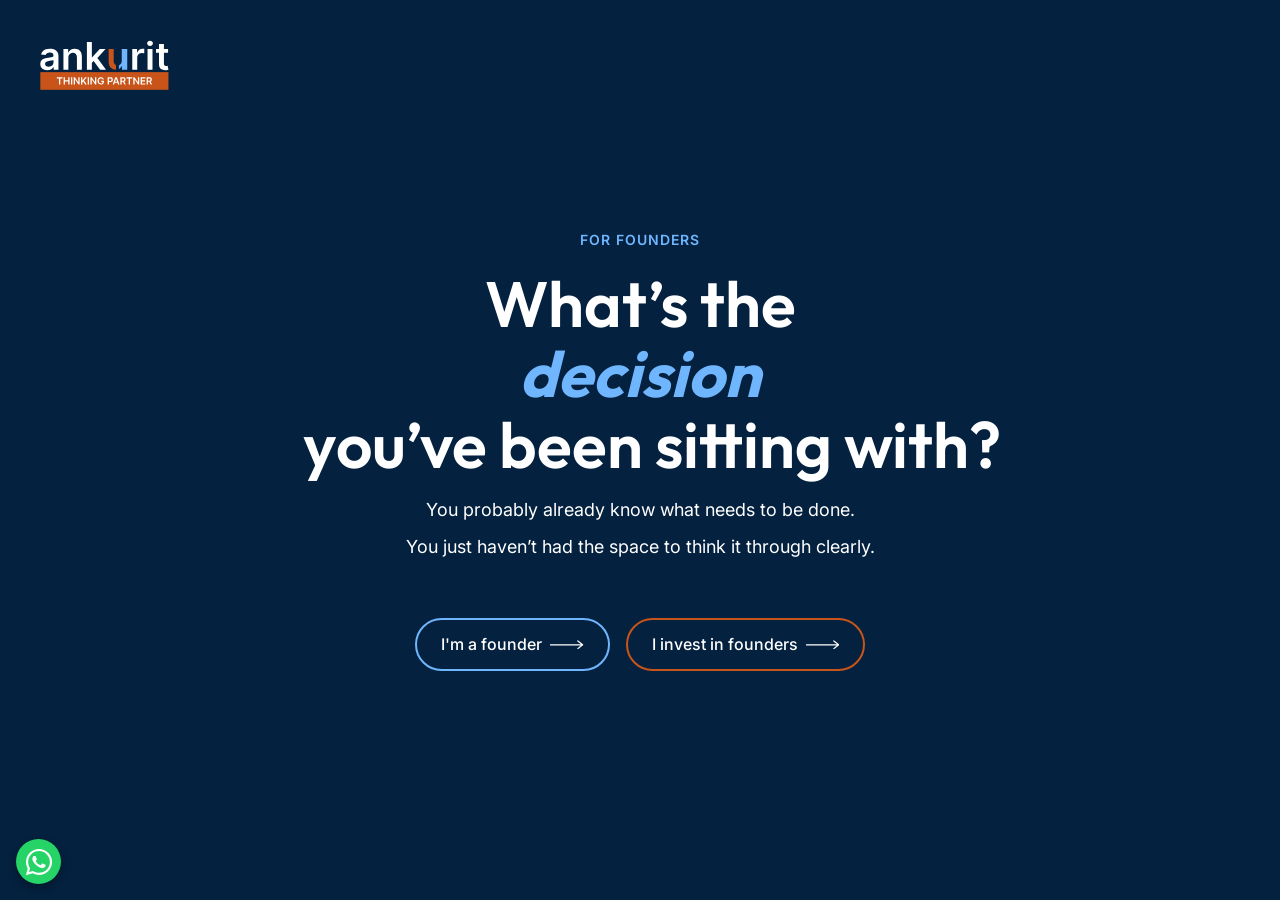
<file: index.html>
<!DOCTYPE html>
<html lang="en">

<head>
    <meta charset="UTF-8">
    <meta name="viewport" content="width=device-width, initial-scale=1.0">
    
    <!-- Primary Meta Tags -->
    <title>Ankur | Thinking Partner for Founders & Investors</title>
    <meta name="title" content="Ankur | Thinking Partner for Founders & Investors">
    <meta name="description" content="Ankur is a Thinking Partner for high-growth founders and a trusted advisor for investors. Gain clarity, objective counsel, and operational leadership.">
    <meta name="keywords" content="Thinking Partner, Founder Coach, Executive Coaching, Investor Due Diligence, Startup Advisor, Portfolio Intervention, Ankur">
    <meta name="author" content="Ankur">
    <link rel="canonical" href="https://ankurit.in/">

    <!-- Open Graph / Facebook -->
    <meta property="og:type" content="website">
    <meta property="og:url" content="https://ankurit.in/">
    <meta property="og:title" content="Ankur | Thinking Partner for Founders & Investors">
    <meta property="og:description" content="Ankur is a Thinking Partner for high-growth founders and a trusted advisor for investors. Gain clarity, objective counsel, and operational leadership.">
    <meta property="og:image" content="https://images.unsplash.com/photo-1522202176988-66273c2fd55f?q=80&w=1200&auto=format&fit=crop">

    <!-- Twitter -->
    <meta property="twitter:card" content="summary_large_image">
    <meta property="twitter:url" content="https://ankurit.in/">
    <meta property="twitter:title" content="Ankur | Thinking Partner for Founders & Investors">
    <meta property="twitter:description" content="Ankur is a Thinking Partner for high-growth founders and a trusted advisor for investors. Gain clarity, objective counsel, and operational leadership.">
    <meta property="twitter:image" content="https://images.unsplash.com/photo-1522202176988-66273c2fd55f?q=80&w=1200&auto=format&fit=crop">

    <!-- Schema.org Markup -->
    <script type="application/ld+json">
    {
      "@context": "https://schema.org",
      "@type": "Person",
      "name": "Ankur",
      "jobTitle": "Thinking Partner & Advisor",
      "url": "https://ankurit.in/"
    }
    </script>

    <!-- Favicons -->
    <link rel="apple-touch-icon" sizes="180x180" href="assets/images/logo/favicon/apple-touch-icon.png">
    <link rel="icon" type="image/png" sizes="32x32" href="assets/images/logo/favicon/favicon-32x32.png">
    <link rel="icon" type="image/png" sizes="16x16" href="assets/images/logo/favicon/favicon-16x16.png">
    <link rel="manifest" href="assets/images/logo/favicon/site.webmanifest">

    <!-- Google Fonts -->
    <link rel="preconnect" href="https://fonts.googleapis.com">
    <link rel="preconnect" href="https://fonts.gstatic.com" crossorigin>
    <link
        href="https://fonts.googleapis.com/css2?family=Outfit:wght@300;400;500;600;700&family=Inter:wght@300;400;500;600&family=Caveat:wght@400;600;700&display=swap"
        rel="stylesheet">

    <!-- CSS Styles -->
    <link rel="stylesheet" href="assets/css/variables.css">
    <link rel="stylesheet" href="assets/css/style.css">
</head>

<body class="initial-load" data-sheet-gid="963376062">
    <!-- Hero Section -->
    <main>
        <section id="hero" class="hero-section">
            <!-- Top Corner Logos (Both sides) -->
            <div class="top-corner-logo left">
                <a href="./"><img src="assets/images/logo/logo-white.svg" alt="Ankurit Logo"></a>
            </div>

            <div class="hero-layout" id="heroCarousel">
                <!-- Center Aligned Text Crossfade Container -->
                <div class="hero-text-col">

                    <!-- Slide Container -->
                    <div class="slides-wrapper">
                        <!-- Slide 1 -->
                        <div class="text-slide slide-founders active">
                            <span id="founder_slide_subheading" class="sub-heading">For Founders</span>
                            <h1 id="founder_slide_heading">What’s the<br><span class="keyword">decision</span><br>&nbsp; you’ve been sitting with?</h1>
                            <div id="founder_slide_paragraphs" class="text-lines">
                                <p>You probably already know what needs to be done.</p>
                                <p>You just haven’t had the space to think it through clearly.</p>
                            </div>
                        </div>

                        <!-- Slide 2 -->
                        <div class="text-slide slide-investors">
                            <span id="investor_slide_subheading" class="sub-heading">For Investors</span>
                            <h1 id="investor_slide_heading">The biggest<br><span class="keyword">portfolio risks</span><br>&nbsp; rarely show up on a dashboard.</h1>
                            <div id="investor_slide_paragraphs" class="text-lines">
                                <p>Critical founder decisions are often made alone,</p>
                                <p>long before they reach the boardroom.</p>
                            </div>
                        </div>
                    </div>
                    
                    <!-- Fixed CTAs -->
                    <div class="cta-group" style="margin-top: 1rem;">
                        <a href="./founder/" id="cta_1_link" class="btn-primary btn-founder">
                            <span id="cta_1_label">I'm a founder</span>
                            <svg xmlns="http://www.w3.org/2000/svg" viewBox="0 0 70 20" class="icon-right">
                                <path d="M0 10 L68 10 M58 2 L68 10 L58 18" stroke="currentColor" stroke-width="2.5" fill="none" stroke-linecap="round" stroke-linejoin="round"/>
                            </svg>
                        </a>
                        <a href="./investor/" id="cta_2_link" class="btn-primary btn-investor">
                            <span id="cta_2_label">I invest in founders</span>
                            <svg xmlns="http://www.w3.org/2000/svg" viewBox="0 0 70 20" class="icon-right">
                                <path d="M0 10 L68 10 M58 2 L68 10 L58 18" stroke="currentColor" stroke-width="2.5" fill="none" stroke-linecap="round" stroke-linejoin="round"/>
                            </svg>
                        </a>
                    </div>
                </div>
            </div>
        </section>
    </main>

    <!-- WhatsApp FAB -->
    <a href="https://wa.me/+916361744860?text=Hi%20Ankur,%20I'd%20love%20to%20discuss%20a%20decision%20with%20you." class="fab-whatsapp" target="_blank" rel="noopener noreferrer" aria-label="Chat on WhatsApp">
        <svg xmlns="http://www.w3.org/2000/svg" viewBox="0 0 448 512">
            <!--!Font Awesome Free 6.5.2 by @fontawesome - https://fontawesome.com License - https://fontawesome.com/license/free Copyright 2024 Fonticons, Inc.-->
            <path d="M380.9 97.1C339 55.1 283.2 32 223.9 32c-122.4 0-222 99.6-222 222 0 39.1 10.2 77.3 29.6 111L0 480l117.7-30.9c32.4 17.7 68.9 27 106.1 27h.1c122.3 0 224.1-99.6 224.1-222 0-59.3-25.2-115-67.1-157zm-157 341.6c-33.2 0-65.7-8.9-94-25.7l-6.7-4-69.8 18.3L72 359.2l-4.4-7c-18.5-29.4-28.2-63.3-28.2-98.2 0-101.7 82.8-184.5 184.6-184.5 49.3 0 95.6 19.2 130.4 54.1 34.8 34.9 56.2 81.2 56.1 130.5 0 101.8-84.9 184.6-186.6 184.6zm101.2-138.2c-5.5-2.8-32.8-16.2-37.9-18-5.1-1.9-8.8-2.8-12.5 2.8-3.7 5.6-14.3 18-17.6 21.8-3.2 3.7-6.5 4.2-12 1.4-32.6-16.3-54-29.1-75.5-66-5.7-9.8 5.7-9.1 16.3-30.3 1.8-3.7 .9-6.9-.5-9.7-1.4-2.8-12.5-30.1-17.1-41.2-4.5-10.8-9.1-9.3-12.5-9.5-3.2-.2-6.9-.2-10.6-.2-3.7 0-9.7 1.4-14.8 6.9-5.1 5.6-19.4 19-19.4 46.3 0 27.3 19.9 53.7 22.6 57.4 2.8 3.7 39.1 59.7 94.8 83.8 35.2 15.2 49 16.5 66.6 13.9 10.7-1.6 32.8-13.4 37.4-26.4 4.6-13 4.6-24.1 3.2-26.4-1.3-2.5-5-3.9-10.5-6.6z"/>
        </svg>
    </a>

    <!-- JavaScript Files -->
    <script src="assets/js/google-sheets.js"></script>
    <script src="assets/js/main.js"></script>
    <script src="assets/js/dynamic-content.js"></script>
</body>
</html>
</file>
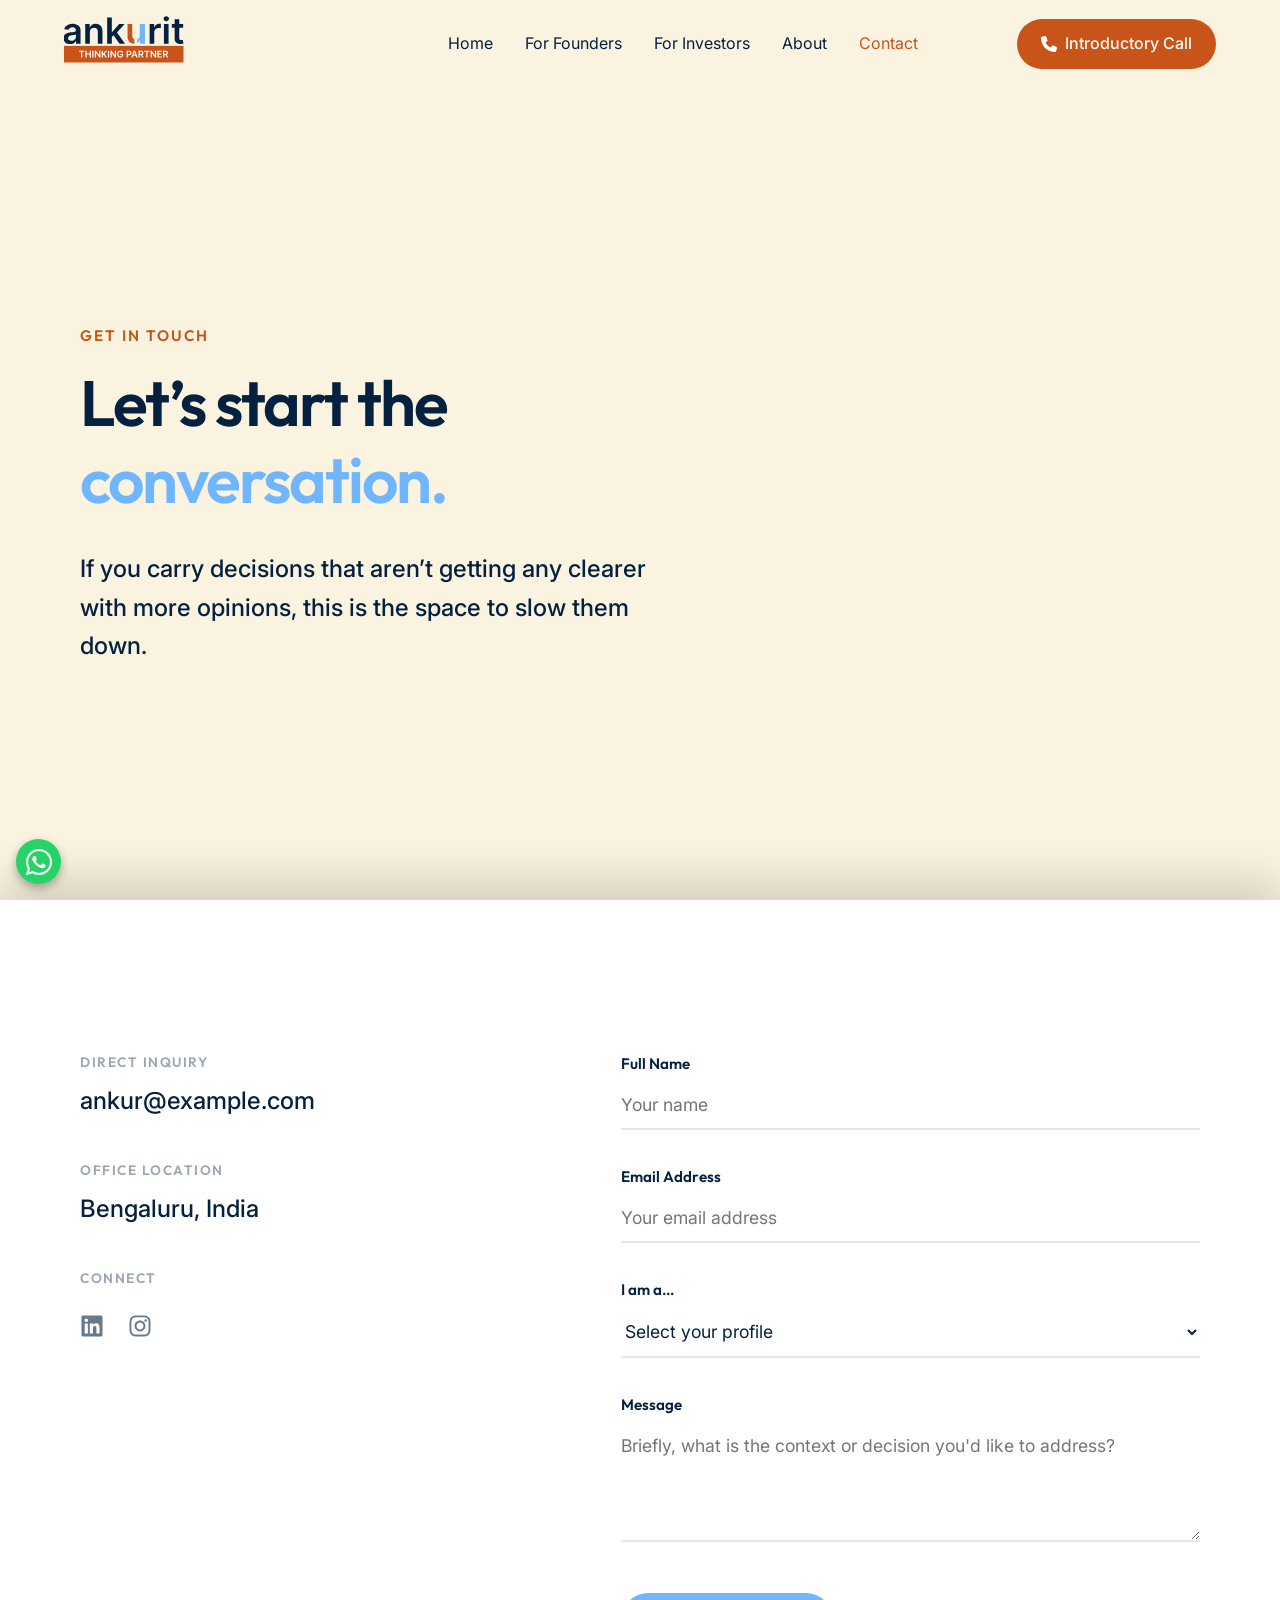
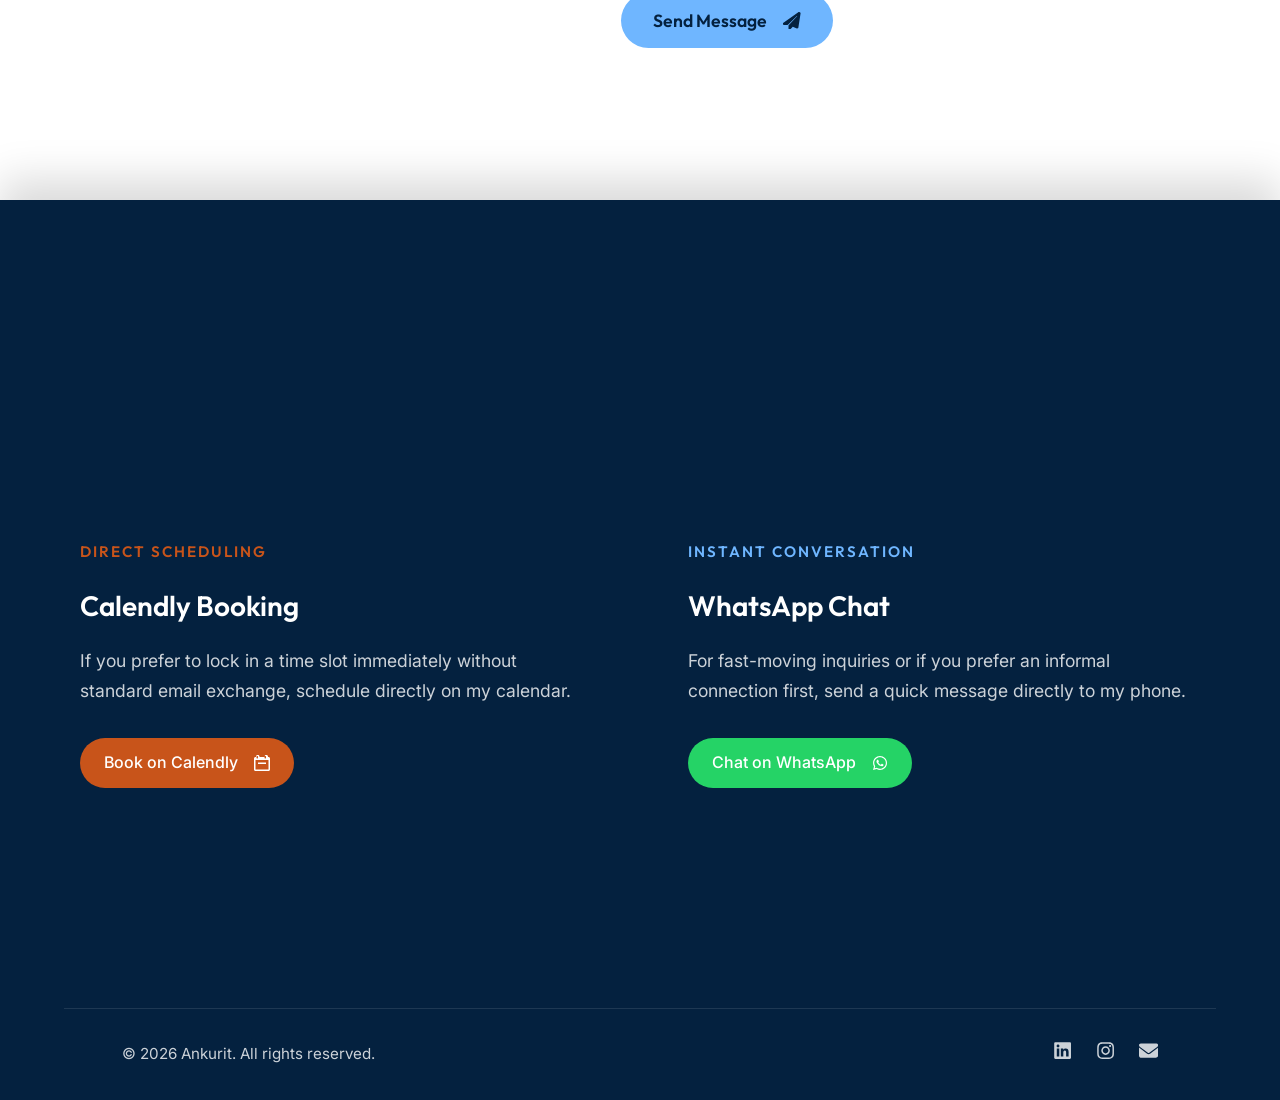
<file: contact/index.html>
<!DOCTYPE html>
<html lang="en">

<head>
    <meta charset="UTF-8">
    <meta name="viewport" content="width=device-width, initial-scale=1.0">
    
    <!-- Primary Meta Tags -->
    <title>Contact Ankur | Schedule a Discovery Call</title>
    <meta name="title" content="Contact Ankur | Schedule a Discovery Call">
    <meta name="description" content="Connect with Ankur for advisory, coaching, or portfolio intervention. Book a Calendly slot or start an instant WhatsApp conversation.">
    <meta name="keywords" content="Contact Ankur, Schedule Discovery Call, Founder Advisory Contact, Investor Consulting Contact, Booking">
    <meta name="author" content="Ankur">
    <link rel="canonical" href="https://ankurit.in/contact/">

    <!-- Open Graph / Facebook -->
    <meta property="og:type" content="website">
    <meta property="og:url" content="https://ankurit.in/contact/">
    <meta property="og:title" content="Contact Ankur | Schedule a Discovery Call">
    <meta property="og:description" content="Connect with Ankur for advisory, coaching, or portfolio intervention. Book a Calendly slot or start an instant WhatsApp conversation.">
    <meta property="og:image" content="https://images.unsplash.com/photo-1522202176988-66273c2fd55f?q=80&w=1200&auto=format&fit=crop">

    <!-- Twitter -->
    <meta property="twitter:card" content="summary_large_image">
    <meta property="twitter:url" content="https://ankurit.in/contact/">
    <meta property="twitter:title" content="Contact Ankur | Schedule a Discovery Call">
    <meta property="twitter:description" content="Connect with Ankur for advisory, coaching, or portfolio intervention. Book a Calendly slot or start an instant WhatsApp conversation.">
    <meta property="twitter:image" content="https://images.unsplash.com/photo-1522202176988-66273c2fd55f?q=80&w=1200&auto=format&fit=crop">

    <!-- Schema.org Markup -->
    <script type="application/ld+json">
    {
      "@context": "https://schema.org",
      "@type": "ContactPage",
      "name": "Contact Ankur",
      "description": "Schedule a discovery call or send a direct inquiry to Ankur for advisory and thinking partner services.",
      "url": "https://ankurit.in/contact/"
    }
    </script>

    <!-- Favicons -->
    <link rel="apple-touch-icon" sizes="180x180" href="../assets/images/logo/favicon/apple-touch-icon.png">
    <link rel="icon" type="image/png" sizes="32x32" href="../assets/images/logo/favicon/favicon-32x32.png">
    <link rel="icon" type="image/png" sizes="16x16" href="../assets/images/logo/favicon/favicon-16x16.png">
    <link rel="manifest" href="../assets/images/logo/favicon/site.webmanifest">

    <!-- Google Fonts -->
    <link rel="preconnect" href="https://fonts.googleapis.com">
    <link rel="preconnect" href="https://fonts.gstatic.com" crossorigin>
    <link
        href="https://fonts.googleapis.com/css2?family=Outfit:wght@300;400;500;600;700&family=Inter:wght@300;400;500;600&family=Caveat:wght@400;600;700&display=swap"
        rel="stylesheet">

    <!-- CSS Styles -->
    <link rel="stylesheet" href="../assets/css/variables.css">
    <link rel="stylesheet" href="../assets/css/style.css">
    <link rel="stylesheet" href="../assets/css/founder.css?v=2">
    <link rel="stylesheet" href="../assets/css/investor.css">
    <link rel="stylesheet" href="../assets/css/contact.css?v=6">

</head>

<body class="investor-theme">

    <!-- Header Section -->
    <header id="main-header">
        <nav class="navbar theme-light">
            <div class="logo">
                <a href="../"><img src="../assets/images/logo/logo-main.svg" alt="Ankurit Logo"></a>
            </div>
            <!-- Mobile Menu Button -->
            <div class="mobile-menu-btn">
                <span></span>
                <span></span>
                <span></span>
            </div>

            <div class="nav-menu">
                <ul class="nav-links">
                    <li><a href="../">Home</a></li>
                    <li><a href="../founder/">For Founders</a></li>
                    <li><a href="../investor/">For Investors</a></li>
                    <li><a href="../about/">About</a></li>
                    <li><a href="./" class="active">Contact</a></li>
                </ul>
                <div class="nav-cta">
                    <a href="./" class="btn-primary"><svg xmlns="http://www.w3.org/2000/svg" viewBox="0 0 512 512"
                            class="icon-left">
                            <path
                                d="M164.9 24.6c-7.7-18.6-28-28.5-47.4-23.2l-88 24C12.1 30.2 0 46 0 64C0 311.4 200.6 512 448 512c18 0 33.8-12.1 38.6-29.5l24-88c5.3-19.4-4.6-39.7-23.2-47.4l-96-40c-16.3-6.8-35.2-2.1-46.3 11.6L304.7 368C234.3 334.7 177.3 277.7 144 207.3L193.3 167c13.7-11.2 18.4-30 11.6-46.3l-40-96z" />
                        </svg> Introductory Call</a>
                </div>
            </div>
        </nav>
    </header>

    <main>
        <!-- 1. Introduction (Light Warm Background) -->
        <section class="stack-section founder-section-white-dark-text bg-light-warm founder-intro-padding" style="padding-top: 150px; padding-bottom: 60px;">
            <div class="container founder-container-lg">
                <div class="contact-intro-grid">
                    <div>
                        <p class="contact-section-label contact-text-investor-orange">Get in Touch</p>
                        <h1 class="founder-heading-xl founder-text-left" style="margin-bottom: 2rem;">
                            Let’s start the <span class="contact-text-founder-blue">conversation.</span>
                        </h1>
                        <p style="font-size: 1.5rem; line-height: 1.6; color: var(--text-dark, #04213F); font-weight: 500; margin: 0; max-width: 600px;">
                            If you carry decisions that aren’t getting any clearer with more opinions, this is the space to slow them down.
                        </p>
                    </div>
                </div>
            </div>
        </section>

        <!-- 2. Contact Information & Form Section (White Background) -->
        <section class="stack-section founder-section-white-dark-text founder-standard-padding" style="padding-top: 80px; padding-bottom: 80px;">
            <div class="container founder-container-lg">
                <div class="contact-main-grid">
                    <!-- Left Column: Contact Information -->
                    <div class="contact-info-list">
                        <div class="contact-info-item">
                            <span class="contact-info-label">Direct Inquiry</span>
                            <span class="contact-info-value"><a href="mailto:ankur@example.com">ankur@example.com</a></span>
                        </div>
                        
                        <div class="contact-info-item">
                            <span class="contact-info-label">Office Location</span>
                            <span class="contact-info-value">Bengaluru, India</span>
                        </div>

                        <div class="contact-info-item">
                            <span class="contact-info-label">Connect</span>
                            <div class="contact-info-socials">
                                <a href="https://linkedin.com/" target="_blank" rel="noopener noreferrer" class="contact-social-link" aria-label="LinkedIn">
                                    <svg xmlns="http://www.w3.org/2000/svg" viewBox="0 0 448 512"><path d="M416 32H31.9C14.3 32 0 46.5 0 64.3v383.4C0 465.5 14.3 480 31.9 480H416c17.6 0 32-14.5 32-32.3V64.3c0-17.8-14.4-32.3-32-32.3zM135.4 416H69V202.2h66.5V416zm-33.2-243c-21.3 0-38.5-17.3-38.5-38.5S80.9 96 102.2 96c21.2 0 38.5 17.3 38.5 38.5 0 21.3-17.2 38.5-38.5 38.5zm282.1 243h-66.4V312c0-24.8-.5-56.7-34.5-56.7-34.5 0-39.9 27-39.9 54.9V416h-66.4V202.2h63.7v29.2h.9c8.9-16.8 30.6-34.5 62.9-34.5 67.2 0 79.7 44.3 79.7 101.9V416z"/></svg>
                                </a>
                                <a href="https://instagram.com/" target="_blank" rel="noopener noreferrer" class="contact-social-link" aria-label="Instagram">
                                    <svg xmlns="http://www.w3.org/2000/svg" viewBox="0 0 448 512"><path d="M224.1 141c-63.6 0-114.9 51.3-114.9 114.9s51.3 114.9 114.9 114.9S339 319.5 339 255.9 287.7 141 224.1 141zm0 189.6c-41.1 0-74.7-33.5-74.7-74.7s33.5-74.7 74.7-74.7 74.7 33.5 74.7 74.7-33.6 74.7-74.7 74.7zm146.4-194.3c0 14.9-12 26.8-26.8 26.8-14.9 0-26.8-12-26.8-26.8s12-26.8 26.8-26.8 26.8 12 26.8 26.8zm76.1 27.2c-1.7-35.9-9.9-67.7-36.2-93.9-26.2-26.2-58-34.4-93.9-36.2-37-2.1-147.9-2.1-184.9 0-35.8 1.7-67.6 9.9-93.9 36.1s-34.4 58-36.2 93.9c-2.1 37-2.1 147.9 0 184.9 1.7 35.9 9.9 67.7 36.2 93.9s58 34.4 93.9 36.2c37 2.1 147.9 2.1 184.9 0 35.9-1.7 67.7-9.9 93.9-36.2 26.2-26.2 34.4-58 36.2-93.9 2.1-37 2.1-147.8 0-184.8zM398.8 388c-7.8 19.6-22.9 34.7-42.6 42.6-29.5 11.7-99.5 9-132.1 9s-102.7 2.6-132.1-9c-19.6-7.8-34.7-22.9-42.6-42.6-11.7-29.5-9-99.5-9-132.1s-2.6-102.7 9-132.1c7.8-19.6 22.9-34.7 42.6-42.6 29.5-11.7 99.5-9 132.1-9s102.7-2.6 132.1 9c19.6 7.8 34.7 22.9 42.6 42.6 11.7 29.5 9 99.5 9 132.1s2.7 102.7-9 132.1z"/></svg>
                                </a>
                            </div>
                        </div>
                    </div>

                    <!-- Right Column: Contact Form (Box-free) -->
                    <div>
                        <form action="#" method="POST" class="contact-form" id="contactForm">
                            <div class="form-group">
                                <label for="name" class="form-label">Full Name</label>
                                <input type="text" id="name" name="name" class="form-input" placeholder="Your name" required autocomplete="name">
                            </div>

                            <div class="form-group">
                                <label for="email" class="form-label">Email Address</label>
                                <input type="email" id="email" name="email" class="form-input" placeholder="Your email address" required autocomplete="email">
                            </div>

                            <div class="form-group">
                                <label for="role" class="form-label">I am a...</label>
                                <select id="role" name="role" class="form-select" required>
                                    <option value="" disabled selected>Select your profile</option>
                                    <option value="founder">Founder seeking support</option>
                                    <option value="investor">Investor or Ecosystem partner</option>
                                    <option value="other">Other</option>
                                </select>
                            </div>

                            <div class="form-group">
                                <label for="message" class="form-label">Message</label>
                                <textarea id="message" name="message" class="form-textarea" placeholder="Briefly, what is the context or decision you'd like to address?" required></textarea>
                            </div>

                            <button type="submit" class="btn-primary form-submit-btn contact-btn-founder-blue">
                                Send Message
                                <svg xmlns="http://www.w3.org/2000/svg" viewBox="0 0 512 512" class="icon-right" style="width: 1em; height: 1em; fill: currentColor; margin-left: 0.5rem;"><path d="M498.1 5.6c10.1 7 15.4 19.1 13.5 31.2l-64 416c-1.5 9.7-7.4 18.2-16 23s-18.9 5.4-28 1.6L284 427.7l-68.5 74.1c-8.9 9.7-22.9 12.9-35.2 8.1S160 493.2 160 480V396.4c0-4 1.5-7.8 4.2-10.7L411.8 127.1c4.5-4.9-2.7-12.1-7.6-7.6L143.4 372.2c-3 2.8-7 4.3-11.1 4.3H26.9c-12.6 0-24-7.4-29.2-18.9s-3.1-25.1 5.3-34.4L445.6 5.2c9-10.1 23.3-12.5 35-6.1s17.5 16.5 17.5 28.5V5.6z"/></svg>
                            </button>
                        </form>
                    </div>
                </div>
            </div>
        </section>

        <!-- 3. Calendly & WhatsApp CTAs (Dark Blue Background) & Footer -->
        <section class="stack-section founder-cta-section investor-cta-section founder-cta-padding">
            <div class="founder-cta-wrapper">
                <div class="container founder-container-lg">
                    <div class="contact-ctas-grid">
                    <!-- Calendly Booking CTA -->
                    <div class="contact-cta-card">
                        <p class="contact-section-label" style="margin: 0;">Direct Scheduling</p>
                        <h2 class="contact-cta-title">Calendly Booking</h2>
                        <p class="contact-cta-desc">
                            If you prefer to lock in a time slot immediately without standard email exchange, schedule directly on my calendar.
                        </p>
                        <a href="https://calendly.com/" target="_blank" class="btn-primary contact-btn-investor-orange" style="margin-top: 0.5rem;">
                            Book on Calendly
                            <svg xmlns="http://www.w3.org/2000/svg" viewBox="0 0 512 512" class="icon-right" style="width: 1em; height: 1em; fill: currentColor; margin-left: 0.5rem;"><path d="M464 64h-16V48c0-26.5-21.5-48-48-48h-16c-26.5 0-48 21.5-48 48v16H176V48c0-26.5-21.5-48-48-48h-16c-26.5 0-48 21.5-48 48v16H48C21.5 64 0 85.5 0 112v352c0 26.5 21.5 48 48 48h416c26.5 0 48-21.5 48-48V112c0-26.5-21.5-48-48-48zM128 48v48c0 8.8-7.2 16-16 16h-16c-8.8 0-16-7.2-16-16V48c0-8.8 7.2-16 16-16h16c8.8 0 16 7.2 16 16zm256 0v48c0 8.8-7.2 16-16 16h-16c-8.8 0-16-7.2-16-16V48c0-8.8 7.2-16 16-16h16c8.8 0 16 7.2 16 16zM464 464H48V160h416v304zm-80-224H128v48h256v-48z"/></svg>
                        </a>
                    </div>

                    <!-- WhatsApp CTA -->
                    <div class="contact-cta-card">
                        <p class="contact-section-label contact-text-founder-blue" style="margin: 0;">Instant Conversation</p>
                        <h2 class="contact-cta-title">WhatsApp Chat</h2>
                        <p class="contact-cta-desc">
                            For fast-moving inquiries or if you prefer an informal connection first, send a quick message directly to my phone.
                        </p>
                        <a href="https://wa.me/+916361744860?text=Hi%20Ankur,%20I'd%20love%20to%20discuss%20a%20decision%20with%20you." target="_blank" class="btn-primary contact-btn-whatsapp" style="margin-top: 0.5rem;">
                            Chat on WhatsApp
                            <svg xmlns="http://www.w3.org/2000/svg" viewBox="0 0 448 512" class="icon-right" style="width: 1em; height: 1em; fill: currentColor; margin-left: 0.5rem;"><path d="M380.9 97.1C339 55.1 283.2 32 223.9 32c-122.4 0-222 99.6-222 222 0 39.1 10.2 77.3 29.6 111L0 480l117.7-30.9c32.4 17.7 68.9 27 106.1 27h.1c122.3 0 224.1-99.6 224.1-222 0-59.3-25.2-115-67.1-157zm-157 341.6c-33.2 0-65.7-8.9-94-25.7l-6.7-4-69.8 18.3L72 359.2l-4.4-7c-18.5-29.4-28.2-63.3-28.2-98.2 0-101.7 82.8-184.5 184.6-184.5 49.3 0 95.6 19.2 130.4 54.1 34.8 34.9 56.2 81.2 56.1 130.5 0 101.8-84.9 184.6-186.6 184.6zm101.2-138.2c-5.5-2.8-32.8-16.2-37.9-18-5.1-1.9-8.8-2.8-12.5 2.8-3.7 5.6-14.3 18-17.6 21.8-3.2 3.7-6.5 4.2-12 1.4-32.6-16.3-54-29.1-75.5-66-5.7-9.8 5.7-9.1 16.3-30.3 1.8-3.7 .9-6.9-.5-9.7-1.4-2.8-12.5-30.1-17.1-41.2-4.5-10.8-9.1-9.3-12.5-9.5-3.2-.2-6.9-.2-10.6-.2-3.7 0-9.7 1.4-14.8 6.9-5.1 5.6-19.4 19-19.4 46.3 0 27.3 19.9 53.7 22.6 57.4 2.8 3.7 39.1 59.7 94.8 83.8 35.2 15.2 49 16.5 66.6 13.9 10.7-1.6 32.8-13.4 37.4-26.4 4.6-13 4.6-24.1 3.2-26.4-1.3-2.5-5-3.9-10.5-6.6z" /></svg>
                        </a>
                    </div>
                </div>
            </div>
            </div>

            <!-- Footer -->
            <footer class="founder-footer">
                <div class="founder-footer-content">
                    <p class="founder-footer-text">&copy; 2026 Ankurit. All rights reserved.</p>
                    
                    <div class="founder-social-links">
                        <a href="https://linkedin.com/" target="_blank" rel="noopener noreferrer" class="founder-social-link" aria-label="LinkedIn">
                            <svg class="founder-social-icon" xmlns="http://www.w3.org/2000/svg" viewBox="0 0 448 512"><path fill="currentColor" d="M416 32H31.9C14.3 32 0 46.5 0 64.3v383.4C0 465.5 14.3 480 31.9 480H416c17.6 0 32-14.5 32-32.3V64.3c0-17.8-14.4-32.3-32-32.3zM135.4 416H69V202.2h66.5V416zm-33.2-243c-21.3 0-38.5-17.3-38.5-38.5S80.9 96 102.2 96c21.2 0 38.5 17.3 38.5 38.5 0 21.3-17.2 38.5-38.5 38.5zm282.1 243h-66.4V312c0-24.8-.5-56.7-34.5-56.7-34.5 0-39.9 27-39.9 54.9V416h-66.4V202.2h63.7v29.2h.9c8.9-16.8 30.6-34.5 62.9-34.5 67.2 0 79.7 44.3 79.7 101.9V416z"/></svg>
                        </a>
                        <a href="https://instagram.com/" target="_blank" rel="noopener noreferrer" class="founder-social-link" aria-label="Instagram">
                            <svg class="founder-social-icon" xmlns="http://www.w3.org/2000/svg" viewBox="0 0 448 512"><path fill="currentColor" d="M224.1 141c-63.6 0-114.9 51.3-114.9 114.9s51.3 114.9 114.9 114.9S339 319.5 339 255.9 287.7 141 224.1 141zm0 189.6c-41.1 0-74.7-33.5-74.7-74.7s33.5-74.7 74.7-74.7 74.7 33.5 74.7 74.7-33.6 74.7-74.7 74.7zm146.4-194.3c0 14.9-12 26.8-26.8 26.8-14.9 0-26.8-12-26.8-26.8s12-26.8 26.8-26.8 26.8 12 26.8 26.8zm76.1 27.2c-1.7-35.9-9.9-67.7-36.2-93.9-26.2-26.2-58-34.4-93.9-36.2-37-2.1-147.9-2.1-184.9 0-35.8 1.7-67.6 9.9-93.9 36.1s-34.4 58-36.2 93.9c-2.1 37-2.1 147.9 0 184.9 1.7 35.9 9.9 67.7 36.2 93.9s58 34.4 93.9 36.2c37 2.1 147.9 2.1 184.9 0 35.9-1.7 67.7-9.9 93.9-36.2 26.2-26.2 34.4-58 36.2-93.9 2.1-37 2.1-147.8 0-184.8zM398.8 388c-7.8 19.6-22.9 34.7-42.6 42.6-29.5 11.7-99.5 9-132.1 9s-102.7 2.6-132.1-9c-19.6-7.8-34.7-22.9-42.6-42.6-11.7-29.5-9-99.5-9-132.1s-2.6-102.7 9-132.1c7.8-19.6 22.9-34.7 42.6-42.6 29.5-11.7 99.5-9 132.1-9s102.7-2.6 132.1 9c19.6 7.8 34.7 22.9 42.6 42.6 11.7 29.5 9 99.5 9 132.1s2.7 102.7-9 132.1z"/></svg>
                        </a>
                        <a href="mailto:ankur@example.com" class="founder-social-link" aria-label="Mail">
                            <svg class="founder-social-icon" xmlns="http://www.w3.org/2000/svg" viewBox="0 0 512 512"><path fill="currentColor" d="M48 64C21.5 64 0 85.5 0 112c0 15.1 7.1 29.3 19.2 38.4L236.8 313.6c11.4 8.5 27 8.5 38.4 0L492.8 150.4c12.1-9.1 19.2-23.3 19.2-38.4c0-26.5-21.5-48-48-48H48zM0 176V384c0 35.3 28.7 64 64 64H448c35.3 0 64-28.7 64-64V176L294.4 339.2c-22.8 17.1-54 17.1-76.8 0L0 176z"/></svg>
                        </a>
                    </div>
                </div>
            </footer>
        </section>
    </main>

    <!-- WhatsApp FAB -->
    <a href="https://wa.me/+916361744860?text=Hi%20Ankur,%20I'd%20love%20to%20discuss%20a%20decision%20with%20you."
        class="fab-whatsapp" target="_blank" rel="noopener noreferrer" aria-label="Chat on WhatsApp">
        <svg xmlns="http://www.w3.org/2000/svg" viewBox="0 0 448 512">
            <path
                d="M380.9 97.1C339 55.1 283.2 32 223.9 32c-122.4 0-222 99.6-222 222 0 39.1 10.2 77.3 29.6 111L0 480l117.7-30.9c32.4 17.7 68.9 27 106.1 27h.1c122.3 0 224.1-99.6 224.1-222 0-59.3-25.2-115-67.1-157zm-157 341.6c-33.2 0-65.7-8.9-94-25.7l-6.7-4-69.8 18.3L72 359.2l-4.4-7c-18.5-29.4-28.2-63.3-28.2-98.2 0-101.7 82.8-184.5 184.6-184.5 49.3 0 95.6 19.2 130.4 54.1 34.8 34.9 56.2 81.2 56.1 130.5 0 101.8-84.9 184.6-186.6 184.6zm101.2-138.2c-5.5-2.8-32.8-16.2-37.9-18-5.1-1.9-8.8-2.8-12.5 2.8-3.7 5.6-14.3 18-17.6 21.8-3.2 3.7-6.5 4.2-12 1.4-32.6-16.3-54-29.1-75.5-66-5.7-9.8 5.7-9.1 16.3-30.3 1.8-3.7 .9-6.9-.5-9.7-1.4-2.8-12.5-30.1-17.1-41.2-4.5-10.8-9.1-9.3-12.5-9.5-3.2-.2-6.9-.2-10.6-.2-3.7 0-9.7 1.4-14.8 6.9-5.1 5.6-19.4 19-19.4 46.3 0 27.3 19.9 53.7 22.6 57.4 2.8 3.7 39.1 59.7 94.8 83.8 35.2 15.2 49 16.5 66.6 13.9 10.7-1.6 32.8-13.4 37.4-26.4 4.6-13 4.6-24.1 3.2-26.4-1.3-2.5-5-3.9-10.5-6.6z" />
        </svg>
    </a>

    <!-- JavaScript Files -->
    <script src="../assets/js/main.js"></script>
</body>
</html>
</file>
<file: assets/css/variables.css>
/* assets/css/variables.css */
:root {
    /* Color Palette - Premium Dark Mode Feel */
    --bg-primary: #0a0a0b; /* Brand Black */
    --bg-secondary: #121214; /* Slightly lighter dark shade for cards/sections */
    --text-primary: #ffffff;
    --text-secondary: #a3a3a3;
    
    /* Brand Accent Colors */
    --accent-primary: #C8541A; /* Brand Orange */
    --accent-secondary: #6fb6ff; /* Brand Blue */
    --accent-gradient: linear-gradient(135deg, var(--accent-primary), var(--accent-secondary));
    
    /* Typography */
    --font-heading: 'Outfit', sans-serif;
    --font-body: 'Inter', sans-serif;
    --font-accent: 'Caveat', cursive;
    
    /* Spacing & Layout */
    --spacing-sm: 0.5rem;
    --spacing-md: 1rem;
    --spacing-lg: 2rem;
    --spacing-xl: 4rem;
    
    /* Transitions */
    --transition-fast: 0.2s ease;
    --transition-normal: 0.3s ease;
    
    /* Border Radius */
    --radius-sm: 4px;
    --radius-md: 8px;
    --radius-lg: 16px;
    --radius-full: 9999px;
}

/* Theme Overrides */
body.founder-theme {
    --accent-primary: #6fb6ff;
    --accent-primary-hover: #509eed;
    --accent-gradient: #6fb6ff;
    background-color: #FAF3E0;
}

body.investor-theme {
    --accent-primary: #C8541A;
    --accent-primary-hover: #b04815;
    --accent-gradient: #C8541A;
}
</file>
<file: assets/css/style.css>
/* assets/css/style.css */
* {
    margin: 0;
    padding: 0;
    box-sizing: border-box;
}

body {
    background-color: var(--bg-primary);
    color: var(--text-primary);
    font-family: var(--font-body);
    line-height: 1.6;
    overflow-x: hidden;
}

h1,
h2,
h3,
h4,
h5,
h6 {
    font-family: var(--font-heading);
    font-weight: 600;
    line-height: 1.2;
}

.keyword {
    font-weight: 700;
    color: var(--accent-primary);
}

/* Utilities */
.bg-light-warm {
    background-color: #FAF3E0 !important;
}

.btn-primary {
    background: var(--accent-gradient);
    color: white;
    padding: 0.75rem 1.5rem;
    border-radius: var(--radius-full);
    text-decoration: none;
    font-weight: 500;
    transition: transform var(--transition-fast), background-color var(--transition-fast), border-color var(--transition-fast);
    display: inline-flex;
    align-items: center;
    gap: 0.5rem;
}

.btn-primary:hover {
    transform: translateY(-2px);
    background: var(--accent-primary-hover, var(--accent-primary));
}

.btn-primary .icon-right {
    width: 2.1em;
    /* Adjusted for shorter tail */
    height: 0.6em;
    /* Keeps arrowhead proportionate */
    fill: none;
    transition: transform var(--transition-fast);
}

.btn-primary:hover .icon-right {
    transform: translateX(4px);
}

.btn-primary .icon-left {
    width: 1em;
    height: 1em;
    fill: currentColor;
    transition: transform var(--transition-fast);
}

.btn-primary:hover .icon-left {
    transform: scale(1.1) rotate(5deg);
}

.btn-secondary {
    background: transparent;
    color: var(--text-primary);
    border: 1px solid var(--accent-primary);
    padding: 0.75rem 1.5rem;
    border-radius: var(--radius-full);
    text-decoration: none;
    font-weight: 500;
    cursor: pointer;
    transition: all var(--transition-fast);
}

.btn-secondary:hover {
    background: var(--accent-primary);
    transform: translateY(-2px);
}

.btn-secondary {
    display: inline-flex;
    align-items: center;
    gap: 0.5rem;
}

.btn-secondary .icon-right {
    width: 2.1em;
    height: 0.6em;
    fill: none;
    transition: transform var(--transition-fast);
}

.btn-secondary:hover .icon-right {
    transform: translateX(4px);
}

/* Header & Navbar */
.navbar {
    display: flex;
    justify-content: space-between;
    align-items: center;
    padding: var(--spacing-md) 5%;
    background-color: transparent;
    position: fixed;
    width: 100%;
    top: 0;
    z-index: 1000;
    transition: all var(--transition-normal);
}

.logo {
    flex: 1;
    display: flex;
    align-items: center;
}

.logo img {
    height: 48px;
    width: auto;
}

.nav-menu {
    display: flex;
    flex: 2;
    justify-content: space-between;
    align-items: center;
}

/* =========================================
   Structural Layout & Grids
   ========================================= */
.container {
    width: 100%;
    padding: 0 1rem;
}

.grid-4 {
    display: grid;
    grid-template-columns: repeat(4, 1fr);
    gap: 2rem;
}

.grid-3 {
    display: grid;
    grid-template-columns: repeat(3, 1fr);
    gap: 2rem;
}

.grid-2 {
    display: grid;
    grid-template-columns: repeat(2, 1fr);
    gap: 2rem;
}

@media (max-width: 900px) {

    .grid-4,
    .grid-3,
    .grid-2 {
        grid-template-columns: 1fr;
    }
}

.card-glass {
    background: rgba(255, 255, 255, 0.03);
    border: 1px solid rgba(255, 255, 255, 0.05);
    border-radius: 20px;
    backdrop-filter: blur(10px);
    -webkit-backdrop-filter: blur(10px);
    transition: transform var(--transition-normal), border-color var(--transition-normal), box-shadow var(--transition-normal);
}

.hover-lift:hover {
    transform: translateY(-5px);
    border-color: rgba(255, 255, 255, 0.1);
    box-shadow: 0 10px 30px rgba(0, 0, 0, 0.5);
}

/* Timeline Components */
.timeline {
    position: relative;
    padding: 2rem 0;
}

/* =========================================
   Parallax Stacking Effect
   ========================================= */
.stack-section {
    position: sticky;
    top: 0;
    min-height: 100vh;
    padding: 15vh 5% 10vh;
    overflow: hidden;
    z-index: 1;
    box-shadow: 0 -20px 40px rgba(0, 0, 0, 0.15);
    /* Cast shadow upward onto previous section */
}

/* Ensure z-indexes stack correctly */
.stack-section:nth-child(1) {
    z-index: 1;
}

.stack-section:nth-child(2) {
    z-index: 2;
}

.stack-section:nth-child(3) {
    z-index: 3;
}

.stack-section:nth-child(4) {
    z-index: 4;
}

.stack-section:nth-child(5) {
    z-index: 5;
}

.stack-section:nth-child(6) {
    z-index: 6;
}

.stack-section:nth-child(7) {
    z-index: 7;
}

.stack-section:nth-child(8) {
    z-index: 8;
}

.stack-section:nth-child(9) {
    z-index: 9;
}

.stack-section:nth-child(10) {
    z-index: 10;
}

.stack-section:nth-child(11) {
    z-index: 11;
}

.stack-section:nth-child(12) {
    z-index: 12;
}

.timeline::before {
    content: '';
    position: absolute;
    top: 0;
    left: 24px;
    height: 100%;
    width: 2px;
    background: linear-gradient(to bottom, transparent, var(--accent-primary), transparent);
}

.timeline-step {
    position: relative;
    padding-left: 80px;
    margin-bottom: 3rem;
}

.timeline-step:last-child {
    margin-bottom: 0;
}

.timeline-marker {
    position: absolute;
    left: 0;
    top: 0;
    width: 50px;
    height: 50px;
    background: var(--bg-primary);
    border: 2px solid var(--accent-primary);
    border-radius: 50%;
    display: flex;
    align-items: center;
    justify-content: center;
    font-family: var(--font-accent);
    font-weight: 700;
    color: var(--accent-primary);
    font-size: 1.2rem;
    z-index: 2;
}

.timeline-content h3 {
    color: white;
    margin-bottom: 0.5rem;
    font-size: 1.4rem;
}

.timeline-content p {
    color: rgba(255, 255, 255, 0.7);
    font-size: 1.1rem;
}

.timeline-content {
    padding: 2rem;
}

@media (max-width: 600px) {
    .timeline::before {
        left: 20px;
    }

    .timeline-step {
        padding-left: 60px;
    }

    .timeline-marker {
        width: 40px;
        height: 40px;
        font-size: 1rem;
    }

    .timeline-content {
        padding: 1.5rem;
    }
}

.mobile-menu-btn {
    display: none;
    flex-direction: column;
    gap: 5px;
    cursor: pointer;
    z-index: 1001;
}

.mobile-menu-btn span {
    width: 25px;
    height: 3px;
    background-color: #ffffff;
    transition: all 0.3s ease;
}

.navbar.scrolled .mobile-menu-btn span {
    background-color: #04213F;
}

.nav-links {
    list-style: none;
    display: flex;
    gap: var(--spacing-lg);
    /* Restored larger gap */
    align-items: center;
    flex: 1;
    justify-content: center;
}

.nav-cta {
    flex: 1;
    display: flex;
    justify-content: flex-end;
}

.nav-cta .btn-primary {
    background: var(--accent-primary);
    /* Brand Orange */
    color: #ffffff;
}

.nav-links a:not(.btn-primary) {
    color: #ffffff;
    /* White text on transparent/dark navbar */
    text-decoration: none;
    white-space: nowrap;
    /* Prevent wrapping into two lines */
    transition: color var(--transition-fast);
}

.nav-links a:not(.btn-primary):hover {
    color: var(--accent-primary);
    /* Brand Orange on hover */
}

/* Hero Section Layout */
.hero-section {
    height: 100vh;
    max-height: 100vh;
    width: 100vw;
    position: relative;
    overflow: hidden;
    background-color: #04213F;
    /* Dark Theme Always */
    z-index: 1;
    display: flex;
    align-items: center;
    justify-content: center;
}

.hero-layout {
    display: flex;
    width: 100%;
    align-items: center;
    justify-content: center;
}

.hero-text-col {
    width: 100%;
    max-width: 1100px;
    margin: 0 auto;
    display: flex;
    flex-direction: column;
    align-items: center;
    justify-content: center;
    padding: 0 2%;
    text-align: center;
}

.hero-logo img {
    height: 60px;
    width: auto;
    object-fit: contain;
    display: block;
}

/* =========================================
   Top Corner Logos
   ========================================= */
.top-corner-logo {
    position: absolute;
    top: 40px;
    width: 130px;
    z-index: 100;
}

.top-corner-logo.left {
    left: 40px;
}

.top-corner-logo.right {
    right: 40px;
}

.top-corner-logo img {
    width: 100%;
    height: auto;
    display: block;
}

@media (max-width: 768px) {
    .top-corner-logo {
        top: 20px;
        width: 90px;
    }

    .top-corner-logo.left {
        left: 20px;
    }

    .top-corner-logo.right {
        right: 20px;
    }
}

/* =========================================
   Initial Load Staggered Sequence
   ========================================= */
.initial-load .slide-founders h1,
.initial-load .slide-founders .text-lines,
.initial-load .cta-group {
    opacity: 0;
    transform: translateY(20px);
}

.initial-load .slide-founders .sub-heading {
    opacity: 0;
    transform: translate(-50%, 20px);
    animation: fadeUpStaggerSubHeading 0.6s ease forwards 1.5s;
}

.initial-load .slide-founders h1 {
    animation: fadeUpStagger 0.6s ease forwards 1.8s;
}

.initial-load .slide-founders .text-lines {
    animation: fadeUpStagger 0.6s ease forwards 2.1s;
}

.initial-load .cta-group {
    animation: fadeUpStagger 0.6s ease forwards 2.4s;
}

@keyframes fadeUpStagger {
    to {
        opacity: 1;
        transform: translateY(0);
    }
}

@keyframes fadeUpStaggerSubHeading {
    to {
        opacity: 1;
        transform: translate(-50%, 0);
    }
}

.slides-wrapper {
    display: grid;
    width: 100%;
}

.text-slide {
    grid-column: 1;
    grid-row: 1;
    opacity: 0;
    visibility: hidden;
    transition: opacity 0.4s ease-out, visibility 0.4s ease-out;
    display: flex;
    flex-direction: column;
    justify-content: center;
    /* Center h1 and paragraphs vertically */
    align-items: center;
    /* Center horizontally */
    position: relative;
    padding-top: 2.5rem;
    /* Give space for the absolutely positioned sub-heading */
}

.text-slide.active {
    opacity: 1;
    visibility: visible;
    transition: opacity 0.4s ease-in 0.4s, visibility 0s 0.4s;
    z-index: 2;
}

.keyword {
    /* font-family: 'Caveat', cursive; */
    color: var(--accent-primary);
    font-weight: 700;
    font-style: italic;
}


.sub-heading {
    color: var(--accent-primary);
    font-weight: 600;
    letter-spacing: 1px;
    text-transform: uppercase;
    margin-bottom: var(--spacing-sm);
    font-size: 0.875rem;
}

.text-slide .sub-heading {
    position: absolute;
    top: 0;
    left: 50%;
    transform: translateX(-50%);
    margin-bottom: 0;
    white-space: nowrap;
}

.hero-text-col h1 {
    font-size: 4rem;
    line-height: 1.1;
    margin-bottom: var(--spacing-md);
}

.text-lines {
    margin-bottom: var(--spacing-lg);
    color: var(--text-secondary);
    font-size: 1.125rem;
}

.text-lines p {
    margin-bottom: var(--spacing-sm);
}

.cta-group {
    display: flex;
    gap: var(--spacing-md);
    justify-content: center;
}

.hero-quote {
    grid-column: 1;
    grid-row: 2;
    margin-top: calc(var(--spacing-xl) * 1.5);
    font-size: 1.125rem;
    color: var(--text-secondary);
    font-style: italic;
    font-weight: 300;
    max-width: 600px;
    margin-left: auto;
    margin-right: auto;
    border-top: 1px solid rgba(255, 255, 255, 0.1);
    padding-top: var(--spacing-md);
}

.hero-quote span {
    font-weight: 600;
    font-style: normal;
    color: #ffffff;
    display: inline-block;
    margin-top: 0.5rem;
}


/* =========================================
   Dual-Themed Carousel Aesthetics
   ========================================= */

/* 1. Founder Journey (Calm, Subtle, Light) */
/* Background is #04213F */

.slide-founders h1,
.slide-founders .text-lines {
    color: #ffffff;
    /* Crisp white for Navy background */
}

.slide-founders .sub-heading,
.slide-founders .keyword {
    color: var(--accent-secondary);
    /* Brand Blue accents */
}

/* 2. Investor Journey */
.slide-investors h1,
.slide-investors .text-lines {
    color: #ffffff;
    /* Crisp white */
}

.slide-investors .sub-heading,
.slide-investors .keyword {
    color: var(--accent-primary);
    /* Brand Orange accents */
}

/* Button Theming classes used in both slides */
.btn-founder {
    background: transparent !important;
    border: 2px solid var(--accent-secondary) !important;
    color: #ffffff !important;
    transition: all 0.3s ease !important;
}

.btn-founder:hover {
    background: var(--accent-secondary) !important;
}

.btn-investor {
    background: transparent !important;
    border: 2px solid var(--accent-primary) !important;
    color: #ffffff !important;
    transition: all 0.3s ease !important;
}

.btn-investor:hover {
    background: var(--accent-primary) !important;
}

/* =========================================
   Dynamic Navbar Theming
   ========================================= */
/* Default (Dark Theme) */
.navbar.theme-dark .nav-links a:not(.btn-primary) {
    color: #ffffff;
}

.navbar.theme-dark .logo {
    color: #ffffff;
    /* If text logo */
}

/* Light Theme (For Founder Slide) */
.navbar.theme-light .nav-links a:not(.btn-primary) {
    color: #04213F;
}

.navbar.theme-light .logo {
    color: #04213F;
}

/* Scrolled state overrides */
.navbar.scrolled {
    background-color: rgba(255, 255, 255, 0.9) !important;
    backdrop-filter: blur(10px) !important;
    box-shadow: 0 4px 6px -1px rgba(0, 0, 0, 0.05);
    /* Added subtle shadow for separation */
}

.navbar.scrolled .nav-links a:not(.btn-primary) {
    color: #04213F !important;
}

.navbar.scrolled .logo {
    color: #04213F !important;
}

/* =========================================
   Journey Selector (Parallax)
   ========================================= */
.parallax-section {
    position: relative;
    padding: 8rem 5%;
    /* Increased top/bottom spacing */
    background-color: var(--bg-primary);
    /* Base color fallback */
    background-image: radial-gradient(circle at 50% 50%, rgba(200, 84, 26, 0.05) 0%, rgba(4, 33, 63, 1) 100%);
    background-attachment: fixed;
    /* Parallax effect */
    background-size: cover;
    background-position: center;
    color: #ffffff;
    overflow: hidden;
    min-height: 80vh;
    display: flex;
    align-items: center;
}

.parallax-overlay {
    position: absolute;
    top: 0;
    left: 0;
    right: 0;
    bottom: 0;
    background: url('data:image/svg+xml;utf8,<svg viewBox="0 0 200 200" xmlns="http://www.w3.org/2000/svg"><filter id="noiseFilter"><feTurbulence type="fractalNoise" baseFrequency="0.65" numOctaves="3" stitchTiles="stitch"/></filter><rect width="100%" height="100%" filter="url(%23noiseFilter)" opacity="0.05"/></svg>');
    pointer-events: none;
    z-index: 1;
}

.selector-container {
    position: relative;
    z-index: 2;
    width: 100%;
    max-width: 1200px;
    margin: 0 auto;
}

.parallax-section .section-header {
    text-align: center;
    margin-bottom: var(--spacing-xl);
}

.parallax-section .section-header h2 {
    font-size: 2.5rem;
    margin-bottom: var(--spacing-sm);
    color: #ffffff;
}

.parallax-section .section-header p {
    font-size: 1.2rem;
    color: rgba(255, 255, 255, 0.7);
    max-width: 600px;
    margin: 0 auto;
}

.split-layout {
    display: grid;
    grid-template-columns: 1fr auto 1fr;
    gap: var(--spacing-xl);
    align-items: stretch;
}

.journey-card {
    background: #061220;
    /* Solid dark, not glassy */
    border: 1px solid rgba(255, 255, 255, 0.05);
    border-radius: 8px;
    /* Subtle radius */
    padding: 3rem 2.5rem;
    text-align: left;
    /* Professional left-aligned text */
    transition: transform 0.3s ease, box-shadow 0.3s ease;
    display: flex;
    flex-direction: column;
    justify-content: flex-start;
    box-shadow: 0 4px 20px rgba(0, 0, 0, 0.2);
}

.founder-card {
    border-top: 4px solid var(--accent-secondary);
}

.investor-card {
    border-top: 4px solid var(--accent-primary);
}

.founder-card:hover,
.investor-card:hover {
    transform: translateY(-5px);
    box-shadow: 0 12px 30px rgba(0, 0, 0, 0.4);
}

.card-icon {
    width: 48px;
    height: 48px;
    margin: 0 0 var(--spacing-lg) 0;
    display: flex;
    align-items: center;
    justify-content: center;
    border-radius: 8px;
    /* Subtle rounded box instead of circle */
    background: rgba(255, 255, 255, 0.04);
    border: 1px solid rgba(255, 255, 255, 0.05);
}

.founder-card .card-icon svg {
    fill: var(--accent-secondary);
    width: 24px;
}

.investor-card .card-icon svg {
    fill: var(--accent-primary);
    width: 24px;
}

.journey-card h3 {
    font-size: 2rem;
    margin-bottom: var(--spacing-sm);
}

.card-msg {
    font-size: 1.1rem;
    color: var(--text-secondary);
    margin-bottom: var(--spacing-lg);
    line-height: 1.6;
}

.journey-features {
    list-style: none;
    text-align: left;
    margin-top: auto;
}

.journey-features li {
    display: flex;
    align-items: center;
    gap: 10px;
    margin-bottom: 10px;
    font-size: 0.95rem;
    color: rgba(255, 255, 255, 0.8);
}

.icon-check {
    width: 16px;
    height: 16px;
    fill: #25D366;
    /* Green check */
}

.vertical-divider {
    width: 1px;
    background: linear-gradient(to bottom, rgba(255, 255, 255, 0) 0%, rgba(255, 255, 255, 0.2) 50%, rgba(255, 255, 255, 0) 100%);
    align-self: stretch;
}

/* Animations */
.scroll-animate {
    opacity: 0;
    transition: opacity 1s ease-out, transform 1s cubic-bezier(0.16, 1, 0.3, 1);
}

.scroll-animate.in-view {
    opacity: 1;
    transform: translate(0, 0) scale(1) !important;
}

.fade-up {
    transform: translateY(50px);
}

.slide-left {
    transform: translateX(-50px);
}

.slide-right {
    transform: translateX(50px);
}

.grow {
    transform: scaleY(0);
    transform-origin: top;
}

.delay-1 {
    transition-delay: 0.2s;
}

/* Dynamic Section */
.dynamic-section {
    padding: var(--spacing-xl) 5%;
    background-color: var(--bg-secondary);
}

.section-header {
    text-align: center;
    margin-bottom: var(--spacing-xl);
}

.section-header h2 {
    font-size: 2.5rem;
    margin-bottom: var(--spacing-sm);
}

.section-header p {
    color: var(--text-secondary);
}

.data-grid {
    display: grid;
    grid-template-columns: repeat(auto-fill, minmax(300px, 1fr));
    gap: var(--spacing-lg);
}

.data-card {
    background: var(--bg-primary);
    padding: var(--spacing-lg);
    border-radius: var(--radius-lg);
    border: 1px solid rgba(255, 255, 255, 0.05);
    transition: transform var(--transition-fast);
}

.data-card:hover {
    transform: translateY(-5px);
    border-color: rgba(99, 102, 241, 0.3);
}

.loading-spinner {
    text-align: center;
    color: var(--text-secondary);
    grid-column: 1 / -1;
    padding: var(--spacing-xl);
}

/* Footer */
#main-footer {
    text-align: center;
    padding: var(--spacing-lg) 5%;
    border-top: 1px solid rgba(255, 255, 255, 0.05);
    color: var(--text-secondary);
}

/* =========================================
   Floating Action Button (WhatsApp)
   ========================================= */
.fab-whatsapp {
    position: fixed;
    bottom: var(--spacing-md);
    left: var(--spacing-md);
    width: 45px;
    height: 45px;
    background-color: #25D366;
    /* Official WhatsApp Green */
    color: white;
    border-radius: 50%;
    display: flex;
    justify-content: center;
    align-items: center;
    box-shadow: 0 4px 10px rgba(0, 0, 0, 0.3);
    z-index: 1000;
    transition: transform var(--transition-fast), box-shadow var(--transition-fast), background-color var(--transition-fast);
}

.fab-whatsapp:hover {
    transform: translateY(-5px) scale(1.05);
    box-shadow: 0 6px 15px rgba(0, 0, 0, 0.4);
    background-color: #128C7E;
}

.fab-whatsapp svg {
    width: 30px;
    height: 30px;
    fill: currentColor;
}

/* =========================================
   Founder Cards & Hover Effects
   ========================================= */
.founder-card {
    position: relative;
    overflow: hidden;
}

.founder-card::before {
    content: '';
    position: absolute;
    top: 0;
    left: 50%;
    width: 0;
    height: 3px;
    background: var(--accent-primary);
    transition: all 0.3s cubic-bezier(0.4, 0, 0.2, 1);
    transform: translateX(-50%);
    z-index: 10;
}

.founder-card:hover::before {
    width: 100%;
}

/* Hero List Items without Cards */
.hero-list-item {
    position: relative;
    padding-bottom: 2rem;
    display: flex;
    flex-direction: row;
    gap: 1.5rem;
    align-items: center;
    text-align: left;
}

/* Bottom border and hover line only for the first row (first 2 items) */
.founder-cards-grid .hero-list-item:nth-child(1),
.founder-cards-grid .hero-list-item:nth-child(2) {
    border-bottom: 2px solid #04213F;
}


/* =========================================
   Timeline / How it Works Style
   ========================================= */
.timeline-container {
    position: relative;
    max-width: 1000px;
    margin: 0 auto;
    padding: 2rem 0;
}

.timeline-line {
    position: absolute;
    left: 50%;
    top: 0;
    bottom: 0;
    width: 2px;
    background: rgba(255, 255, 255, 0.08);
    transform: translateX(-50%);
    overflow: hidden;
}

.timeline-progress {
    position: absolute;
    top: 0;
    left: 0;
    width: 100%;
    height: 0%;
    background: linear-gradient(to bottom, var(--accent-primary), #6fb6ff);
    transition: height 0.1s ease-out;
}

.timeline-item {
    position: relative;
    width: 50%;
    margin-bottom: 4rem;
}

.timeline-item:last-child {
    margin-bottom: 0;
}

.timeline-item.left {
    left: 0;
    padding-right: 4rem;
}

.timeline-item.right {
    left: 50%;
    padding-left: 4rem;
}

.timeline-dot {
    position: absolute;
    top: 2.2rem;
    width: 18px;
    height: 18px;
    border-radius: 50%;
    background: #04213F;
    border: 3.5px solid var(--accent-primary);
    box-shadow: 0 0 10px rgba(111, 182, 255, 0.4);
    z-index: 2;
}

.timeline-item.left .timeline-dot {
    right: -9px;
}

.timeline-item.right .timeline-dot {
    left: -9px;
}

.timeline-card {
    background: rgba(255, 255, 255, 0.03) !important;
    border: 1px solid rgba(255, 255, 255, 0.08) !important;
    padding: 2.5rem 2rem !important;
    border-radius: 12px !important;
    text-align: left !important;
    display: flex !important;
    flex-direction: column !important;
    gap: 0.8rem !important;
}

.timeline-number {
    font-size: 0.95rem;
    font-weight: 700;
    color: var(--accent-primary);
    letter-spacing: 2px;
}

.timeline-title {
    font-size: 1.4rem;
    color: #ffffff;
    margin: 0 !important;
    font-weight: 600;
}

.timeline-desc {
    color: rgba(255, 255, 255, 0.7);
    font-size: 1.1rem;
    line-height: 1.6;
    margin: 0 !important;
}

/* Responsive timeline for mobile */
@media (max-width: 768px) {
    .timeline-line {
        left: 20px;
        transform: none;
        top: 10px;
        bottom: 10px;
    }
    
    .timeline-item {
        width: 100% !important;
        left: 0 !important;
        padding-left: 3.5rem !important;
        padding-right: 0 !important;
        margin-bottom: 3rem;
    }
    
    .timeline-dot {
        left: 11px !important;
        right: auto !important;
        top: 2.2rem;
    }
}

/* =========================================
   Responsive Design
   ========================================= */
@media (max-width: 992px) {
    .nav-menu {
        position: absolute;
        top: 100%;
        left: 0;
        width: 100%;
        flex-direction: column;
        background-color: rgba(10, 10, 11, 0.98);
        padding: var(--spacing-xl) 0;
        gap: var(--spacing-lg);
        clip-path: polygon(0 0, 100% 0, 100% 0, 0 0);
        /* Hidden */
        transition: clip-path 0.4s ease;
        backdrop-filter: blur(10px);
    }

    .navbar.scrolled .nav-menu {
        background-color: rgba(255, 255, 255, 0.98);
    }

    .nav-menu.active {
        clip-path: polygon(0 0, 100% 0, 100% 100%, 0 100%);
        /* Revealed */
        box-shadow: 0 10px 20px rgba(0, 0, 0, 0.1);
    }

    .nav-links {
        flex-direction: column;
        gap: var(--spacing-md);
    }

    .nav-cta {
        justify-content: center;
    }

    .mobile-menu-btn {
        display: flex;
    }

    /* Hamburger Animation */
    .mobile-menu-btn.active span:nth-child(1) {
        transform: translateY(8px) rotate(45deg);
    }

    .mobile-menu-btn.active span:nth-child(2) {
        opacity: 0;
    }

    .mobile-menu-btn.active span:nth-child(3) {
        transform: translateY(-8px) rotate(-45deg);
    }

    .hero-text-col h1 {
        font-size: 2.5rem;
        /* Scale down hero text on mobile */
    }

    .hero-text-col {
        padding: var(--spacing-md) 5%;
    }

    .split-layout {
        grid-template-columns: 1fr;
        gap: var(--spacing-lg);
    }

    .vertical-divider {
        width: 100%;
        height: 1px;
        background: linear-gradient(to right, rgba(255, 255, 255, 0) 0%, rgba(255, 255, 255, 0.2) 50%, rgba(255, 255, 255, 0) 100%);
    }

    .vertical-divider.grow {
        transform: scaleX(0);
        transform-origin: center;
    }

    .vertical-divider.grow.in-view {
        transform: scaleX(1);
    }
}

/* Small Mobile Adjustments */
@media (max-width: 576px) {
    .hero-logo img {
        height: 40px;
    }

    .hero-text-col h1 {
        font-size: 2rem;
        /* Further scale down for small screens */
    }

    .text-lines {
        font-size: 1rem;
    }

    .cta-group {
        flex-direction: column;
        align-items: center;
    }

    .cta-group .btn-primary {
        width: 100%;
        justify-content: center;
    }

    .section-header h2 {
        font-size: 2rem;
    }
}

/* Disable sticky stacking parallax effect on mobile devices */
@media (max-width: 768px) {
    .stack-section {
        position: relative !important;
        top: auto !important;
        min-height: auto !important;
        height: auto !important;
        padding: 4rem 5% !important;
        box-shadow: none !important;
    }

    .founder-cards-grid, .founder-cards-grid-3, .partner-grid, .founder-grid-2, .founder-grid-3 {
        grid-template-columns: 1fr !important;
        gap: 1.5rem !important;
    }

    .carousel-slide {
        flex-direction: column !important;
        gap: 1.5rem !important;
    }
}

/* =========================================
   Light Theme Navbar Overrides for Founders Page
   ========================================= */
.founder-theme .nav-links a:not(.btn-primary) {
    color: #111111 !important;
}

.founder-theme .nav-links a:not(.btn-primary):hover,
.founder-theme .nav-links a.active:not(.btn-primary) {
    color: #6fb6ff !important;
}

.founder-theme .mobile-menu-btn span {
    background-color: #111111 !important;
}

/* Timeline Light Theme Overrides */
.founder-theme .timeline-card {
    background: transparent !important;
    border: none !important;
    padding: 1.5rem 0 !important;
    box-shadow: none !important;
}

.founder-theme .timeline-title {
    color: #6fb6ff !important;
}

.founder-theme .timeline-desc {
    color: rgba(4, 33, 63, 0.7) !important;
}

.founder-theme .timeline-line {
    background: rgba(4, 33, 63, 0.08) !important;
}

.founder-theme .timeline-dot {
    background: #FAF3E0 !important;
}

/* Ensure Thinking Partner section fits perfectly inside 100vh on desktop devices */
@media (min-width: 1025px) {
    #thinking-partner-section {
        height: 100vh !important;
        min-height: 100vh !important;
        top: 0px !important;             /* Force section to stick at top: 0px always */
        padding-top: 90px !important;    /* Account for navbar header + spacing */
        padding-bottom: 25px !important;
        box-sizing: border-box !important;
        overflow: hidden !important;
    }

    #thinking-partner-section .container {
        display: flex;
        flex-direction: column;
        justify-content: center;
    }

    #thinking-partner-section .partner-grid {
        gap: 3.5rem !important;
        margin-bottom: 1.2rem !important;
    }

    #thinking-partner-section h2 {
        font-size: 2.8rem !important;
        margin-bottom: 0.8rem !important;
        line-height: 1.2 !important;
    }

    #thinking-partner-section .partner-grid div > div {
        font-size: 1.1rem !important;
        line-height: 1.65 !important;
    }

    #thinking-partner-section .partner-grid div > div p {
        margin-bottom: 0.6rem !important;
    }

    #thinking-partner-section img {
        max-width: 280px !important;
        border-radius: 12px !important;
    }

    #thinking-partner-section .founder-cards-grid-3 {
        gap: 2.5rem !important;
    }

    #thinking-partner-section .founder-cards-grid-3 > div {
        gap: 0.5rem !important;
    }

    #thinking-partner-section .founder-cards-grid-3 svg {
        width: 1.8rem !important;
        height: 1.8rem !important;
    }

    #thinking-partner-section .founder-cards-grid-3 h3 {
        font-size: 1.2rem !important;
        margin-bottom: 0.3rem !important;
    }

    #thinking-partner-section .founder-cards-grid-3 p {
        font-size: 0.9rem !important;
        line-height: 1.5 !important;
    }
}
</file>
<file: assets/css/founder.css>
/* founder.css - Styles for the For Founders page */

/* --- Sections & Layout --- */
.founder-section-light-warm {
    background-color: #FAF3E0;
    color: #04213F;
    min-height: 100vh;
    display: flex;
    align-items: center;
    justify-content: center;
}

.founder-section-white {
    background-color: #ffffff;
    color: #333333;
    min-height: 100vh;
    display: flex;
    align-items: center;
    justify-content: center;
}

.founder-section-white-dark-text {
    background-color: #ffffff;
    color: #04213F;
    min-height: 100vh;
    display: flex;
    align-items: center;
    justify-content: center;
}

/* Paddings */
.founder-intro-padding { padding: 150px 5% 100px; }
.founder-callout-padding { padding: 100px 5% 60px; }
.founder-standard-padding { padding: 120px 5% 80px; }
.founder-cta-padding { padding: 120px 5% 0; }

.founder-container-lg {
    max-width: 1200px;
    margin: 0 auto;
    width: 100%;
}
.founder-container-md {
    max-width: 1000px;
    margin: 2rem auto 0;
    width: 100%;
}
.founder-container-sm {
    max-width: 800px;
    margin: 0 auto;
    width: 100%;
}

.founder-text-center { text-align: center; }
.founder-text-left { text-align: left; }

/* --- Typography --- */
.founder-heading-xl {
    font-size: 4rem;
    line-height: 1.2;
    letter-spacing: -2px;
    margin: 0 auto 1.5rem;
    color: #04213F;
}

.founder-heading-lg {
    font-size: 3rem;
    margin-bottom: 1rem;
    color: #04213F;
}

.founder-heading-md {
    font-size: 2.2rem;
    color: #04213F;
    font-family: var(--font-heading, "Outfit", sans-serif);
    font-weight: 500;
    margin: 0 auto;
    line-height: 1.5;
    letter-spacing: -0.5px;
}

.founder-heading-cta {
    font-size: 3.5rem;
    margin-bottom: 1.5rem;
    color: #04213F;
}

.founder-subtext-lg {
    font-size: 1.6rem;
    color: rgba(4, 33, 63, 0.8);
    margin: 0 auto 4rem;
    font-weight: 400;
}

.founder-subtext-md {
    font-size: 1.25rem;
    color: rgba(4, 33, 63, 0.7);
    margin: 0 auto 4rem;
    line-height: 1.6;
}

.founder-subtext-md-dark {
    font-size: 1.25rem;
    color: #555555;
    margin: 0 auto 4rem;
    line-height: 1.6;
}

.founder-subtext-cta {
    font-size: 1.3rem;
    color: rgba(4, 33, 63, 0.7);
    margin-bottom: 3rem;
    line-height: 1.6;
}

.founder-highlight-inline {
    color: var(--accent-primary, #6fb6ff);
}

.founder-highlight-block {
    color: #6fb6ff;
    display: block;
    font-size: 3.2rem;
    font-weight: 600;
    margin-top: 1rem;
    letter-spacing: -1.5px;
}

.founder-highlight-block-sm {
    color: #6fb6ff;
    display: block;
    font-size: 3.2rem;
    font-weight: 600;
    margin-top: 1.5rem;
    letter-spacing: -1.5px;
    font-style: normal;
}

/* --- Cards & Components --- */
.founder-number-icon {
    width: 2.5rem;
    height: 2.5rem;
    border-radius: 50%;
    background-color: #04213F;
    color: #FAF3E0;
    display: flex;
    align-items: center;
    justify-content: center;
    font-weight: 600;
    font-size: 1.15rem;
    flex-shrink: 0;
}

.founder-card-heading {
    color: #6fb6ff;
    font-size: 1.35rem;
    font-weight: 600;
    margin: 0 0 0.5rem;
    line-height: 1.3;
}

.founder-card-desc {
    color: rgba(4, 33, 63, 0.7);
    font-size: 1.1rem;
    margin: 0;
    line-height: 1.5;
}

.founder-card-desc-sm {
    color: rgba(4, 33, 63, 0.7);
    font-size: 1rem;
    margin: 0;
    line-height: 1.6;
}

.founder-card-container {
    display: flex;
    flex-direction: column;
    gap: 1.2rem;
    text-align: left;
}

.founder-svg-icon {
    width: 2.2rem;
    height: 2.2rem;
    color: #6fb6ff;
    flex-shrink: 0;
}

/* Grids */
.founder-grid-2 {
    display: grid;
    grid-template-columns: repeat(2, 1fr);
    gap: 2.5rem 6rem;
}

.founder-partner-grid {
    display: grid;
    grid-template-columns: 1.2fr 0.8fr;
    gap: 4rem;
    align-items: center;
    width: 100%;
    margin-bottom: 4rem;
}

.founder-grid-3 {
    display: grid;
    grid-template-columns: repeat(3, 1fr);
    gap: 4rem;
    width: 100%;
}

/* Partner section */
.founder-partner-text {
    font-size: 1.25rem;
    color: rgba(4, 33, 63, 0.85);
    line-height: 1.8;
    text-align: left;
}

.founder-partner-text p {
    margin-bottom: 1.5rem;
}

.founder-partner-text p:last-child {
    margin-bottom: 0;
}

.founder-partner-img {
    width: 100%;
    max-width: 380px;
    height: auto;
    border-radius: 16px;
    box-shadow: 0 20px 40px rgba(4, 33, 63, 0.1);
    border: 1px solid rgba(4, 33, 63, 0.1);
}

/* Rules section */
.founder-rules-heading {
    font-size: 1.5rem;
    margin-bottom: 0.8rem;
    color: #6fb6ff;
}

.founder-rules-desc {
    color: rgba(4, 33, 63, 0.7);
    line-height: 1.6;
    font-size: 1.1rem;
    margin: 0;
}

/* Reach out section */
.founder-reachout-heading {
    font-size: 1.4rem;
    margin-bottom: 0.8rem;
    color: #6fb6ff;
    line-height: 1.3;
    min-height: 3.8rem;
}

.founder-reachout-desc {
    color: #555555;
    font-size: 1.1rem;
    line-height: 1.6;
    margin: 0;
}

/* Carousel Testimonials */
.founder-carousel-container {
    overflow: hidden;
    width: 100%;
    position: relative;
}

.founder-carousel-track {
    display: flex;
    transition: transform 0.6s cubic-bezier(0.4, 0, 0.2, 1);
    width: 100%;
}

.founder-carousel-slide {
    display: flex;
    gap: 4rem;
    width: 100%;
    flex-shrink: 0;
}

.founder-quote-card {
    flex: 1;
    padding: 0.5rem 0 0.5rem 2rem;
    text-align: left;
    background: transparent;
    border-left: 2px solid var(--accent-primary, #6fb6ff);
    position: relative;
    overflow: hidden;
    display: flex;
    flex-direction: column;
    justify-content: space-between;
    min-height: 240px;
}

.founder-quote-text {
    font-style: italic;
    color: #555555;
    margin-bottom: 2rem;
    line-height: 1.6;
    font-size: 1.1rem;
    position: relative;
    z-index: 1;
}

.founder-quote-author {
    display: flex;
    align-items: center;
    gap: 1rem;
    position: relative;
    z-index: 1;
}

.founder-quote-img {
    width: 50px;
    height: 50px;
    border-radius: 50%;
    object-fit: cover;
    border: 2px solid #6fb6ff;
}

.founder-quote-name {
    color: #04213F;
    margin: 0 0 0.2rem;
    font-size: 1.15rem;
    font-weight: 600;
}

.founder-quote-role {
    font-size: 0.9rem;
    color: #6fb6ff;
    margin: 0;
}

.founder-cta-section {
    background-color: #FAF3E0;
    color: #04213F;
    min-height: 100vh;
    display: flex;
    flex-direction: column;
    justify-content: space-between;
}

.founder-cta-wrapper {
    flex-grow: 1;
    display: flex;
    align-items: center;
    justify-content: center;
    width: 100%;
}

.founder-cta-box {
    max-width: 800px;
    margin: 0 auto;
    padding: 2rem 0;
}

.founder-cta-btn {
    font-size: 1.2rem;
    padding: 1rem 2.5rem;
    background: var(--accent-primary, #6fb6ff);
    color: #ffffff;
    font-weight: 600;
    display: inline-flex;
    align-items: center;
    justify-content: center;
    gap: 0.5rem;
    border-radius: 8px;
    text-decoration: none;
    transition: background 0.3s ease;
}

.founder-cta-btn:hover {
    background: #005bb5;
}

.founder-cta-btn .icon-right {
    width: 24px;
    height: 24px;
    transition: transform 0.3s ease;
}

.founder-cta-btn:hover .icon-right {
    transform: translateX(4px);
}

.founder-cta-disclaimer {
    font-size: 1rem;
    color: rgba(4, 33, 63, 0.5);
    margin-top: 2rem;
    font-style: italic;
}

.founder-footer {
    padding: 2rem 5%;
    width: 100%;
    border-top: 1px solid rgba(4, 33, 63, 0.08);
    color: rgba(4, 33, 63, 0.6);
}

.founder-footer-content {
    max-width: 1200px;
    margin: 0 auto;
    display: flex;
    justify-content: space-between;
    align-items: center;
    flex-wrap: wrap;
    gap: 1rem;
}

.founder-footer-text {
    margin: 0;
    font-size: 0.95rem;
}

.founder-social-links {
    display: flex;
    align-items: center;
    gap: 1.5rem;
}

.founder-social-link {
    color: rgba(4, 33, 63, 0.6);
    transition: color 0.3s ease;
    text-decoration: none;
}

.founder-social-icon {
    width: 1.2rem;
    height: 1.2rem;
    fill: currentColor;
}
</file>
<file: assets/css/investor.css>
/* investor.css - Styles specifically for the Investor page */

.investor-section-dark-blue {
    background-color: #04213F;
    color: #ffffff;
    min-height: 100vh;
    display: flex;
    align-items: center;
    justify-content: center;
}

/* Headings in dark blue section */
.investor-section-dark-blue .founder-heading-xl,
.investor-section-dark-blue .founder-heading-lg,
.investor-section-dark-blue .founder-heading-md,
.investor-section-dark-blue .founder-card-heading,
.investor-section-dark-blue .founder-card-heading-inline,
.investor-section-dark-blue .founder-rules-heading,
.investor-section-dark-blue .timeline-title {
    color: #ffffff;
}

/* Secondary headings / highlights in dark blue section */
.investor-section-dark-blue .founder-highlight-inline,
.investor-section-dark-blue .founder-highlight-block {
    color: var(--accent-primary, #6fb6ff);
}

/* Text and descriptions in dark blue section */
.investor-section-dark-blue .founder-subtext-lg,
.investor-section-dark-blue .founder-subtext-md,
.investor-section-dark-blue .founder-card-desc,
.investor-section-dark-blue .founder-card-desc-sm,
.investor-section-dark-blue .founder-card-desc-inline,
.investor-section-dark-blue .founder-partner-text,
.investor-section-dark-blue .founder-rules-desc,
.investor-section-dark-blue .timeline-desc {
    color: rgba(255, 255, 255, 0.8);
}

/* Invert number icon for dark background */
.investor-section-dark-blue .founder-number-icon {
    background-color: #ffffff;
    color: #04213F;
}

/* Timeline specific overrides for dark background */
.investor-section-dark-blue .timeline-card {
    background-color: rgba(255, 255, 255, 0.05);
    border: 1px solid rgba(255, 255, 255, 0.1);
}

.investor-section-dark-blue .timeline-number {
    color: rgba(255, 255, 255, 0.2);
}

.investor-section-dark-blue .timeline-line {
    background: rgba(255, 255, 255, 0.1);
}

.investor-section-dark-blue .timeline-dot {
    background: var(--accent-primary, #6fb6ff);
    border: 4px solid #04213F;
}

/* CTA and Footer specific overrides for dark background */
.investor-cta-section.founder-cta-section {
    background-color: #04213F;
    color: #ffffff;
}

.investor-cta-section .founder-footer {
    border-top: 1px solid rgba(255, 255, 255, 0.1);
}

.investor-cta-section .founder-heading-cta {
    color: #ffffff;
}

.investor-cta-section .founder-subtext-cta,
.investor-cta-section .founder-cta-disclaimer,
.investor-cta-section .founder-footer-text,
.investor-cta-section .founder-social-link {
    color: rgba(255, 255, 255, 0.8);
}

.investor-cta-section .founder-social-link:hover {
    color: #ffffff;
}

/* Navbar scrolled state for Investor CTA button */
.navbar.scrolled .btn-investor {
    color: var(--accent-primary) !important;
    border-color: var(--accent-primary) !important;
}

.navbar.scrolled .btn-investor:hover {
    background-color: var(--accent-primary) !important;
    color: #ffffff !important;
}

/* Navbar link colors for investor theme */
.investor-theme .navbar .nav-links a:not(.btn-investor):hover,
.investor-theme .navbar .nav-links a.active:not(.btn-investor) {
    color: var(--accent-primary) !important;
}

.investor-theme .navbar.scrolled .nav-links a:not(.btn-investor):hover,
.investor-theme .navbar.scrolled .nav-links a.active:not(.btn-investor) {
    color: var(--accent-primary) !important;
}

/* Creative List Styles for Investor Page */
.investor-creative-bullet {
    flex-shrink: 0;
    width: 2.5rem;
    height: 2.5rem;
    border-radius: 8px;
    background: rgba(200, 84, 26, 0.1);
    color: var(--accent-primary);
    display: flex;
    align-items: center;
    justify-content: center;
    font-weight: 700;
    font-family: var(--font-heading);
    font-size: 1rem;
    border: 1px solid rgba(200, 84, 26, 0.2);
    box-shadow: 0 4px 6px -1px rgba(200, 84, 26, 0.05);
}

.investor-roi-list {
    list-style: none;
    padding: 0;
    margin: 1rem 0 0 0;
    display: flex;
    flex-direction: column;
    gap: 0.25rem;
}

.investor-roi-list li {
    display: flex;
    align-items: center;
    gap: 0.75rem;
    font-size: 1.15rem;
    color: rgba(255, 255, 255, 0.9);
    padding: 0.25rem 0;
}

.founder-section-white-dark-text .investor-roi-list li {
    color: var(--text-dark, #333333);
}

.investor-roi-list svg {
    width: 20px;
    height: 20px;
    color: var(--accent-primary);
    flex-shrink: 0;
}

/* Highlight Block Override for Investor Theme */
.investor-theme .founder-highlight-block {
    color: var(--accent-primary) !important;
}

/* Timeline Light Theme Overrides for Investor Page */
.founder-section-white-dark-text .timeline-card {
    background: transparent !important;
    border: none !important;
    padding: 1.5rem 0 !important;
    box-shadow: none !important;
}

.founder-section-white-dark-text .timeline-title {
    color: var(--text-dark, #04213F) !important;
}

.founder-section-white-dark-text .timeline-desc {
    color: rgba(4, 33, 63, 0.7) !important;
}

.founder-section-white-dark-text .timeline-line {
    background: rgba(200, 84, 26, 0.1) !important;
}

.founder-section-white-dark-text .timeline-dot {
    background: #ffffff !important;
    border: 3px solid var(--accent-primary) !important;
}

.founder-section-white-dark-text .timeline-number {
    color: var(--accent-primary) !important;
}

/* Fix timeline progress gradient for investor theme */
.investor-theme .timeline-progress {
    background: var(--accent-primary) !important;
}

/* Quote Card Hover Animations */
.investor-quote-card {
    background: white;
    border-radius: 20px;
    padding: 4rem 3.5rem;
    box-shadow: 0 30px 60px rgba(0,0,0,0.3);
    transition: all 0.4s cubic-bezier(0.175, 0.885, 0.32, 1.275);
}

.investor-quote-card:hover {
    transform: translateY(-8px);
    box-shadow: 0 40px 70px rgba(0,0,0,0.4);
}

.investor-quote-icon {
    margin-bottom: 1.5rem;
}

.investor-quote-icon svg {
    width: 48px;
    height: 48px;
    color: var(--accent-primary);
    opacity: 0.6;
    transition: all 0.4s cubic-bezier(0.175, 0.885, 0.32, 1.275);
    transform-origin: center;
}

.investor-quote-card:hover .investor-quote-icon svg {
    opacity: 1;
    transform: scale(1.15) translateY(-5px);
}

.investor-quote-card p {
    font-size: 1.4rem;
    line-height: 1.7;
    color: var(--text-dark, #04213F);
    font-style: italic;
    margin: 0;
}
</file>
<file: assets/css/contact.css>
/* assets/css/contact.css - Contact Page Specific Customizations (Box-Free clean theme) */

/* --- Introduction Section --- */
.contact-intro-grid {
    display: grid;
    grid-template-columns: 1.2fr 0.8fr;
    gap: 6rem;
    align-items: center;
}

@media (max-width: 991px) {
    .contact-intro-grid {
        grid-template-columns: 1fr;
        gap: 3rem;
    }
}

/* --- Contact Information & Form Layout --- */
.contact-main-grid {
    display: grid;
    grid-template-columns: 1fr 1.3fr;
    gap: 6rem;
    align-items: flex-start;
}

@media (max-width: 991px) {
    .contact-main-grid {
        grid-template-columns: 1fr;
        gap: 4rem;
    }
}

/* Contact Info Column styling */
.contact-info-list {
    display: flex;
    flex-direction: column;
    gap: 2.5rem;
}

.contact-info-item {
    display: flex;
    flex-direction: column;
    gap: 0.5rem;
}

.contact-info-label {
    text-transform: uppercase;
    font-size: 0.85rem;
    letter-spacing: 1.5px;
    font-weight: 600;
    color: rgba(4, 33, 63, 0.4);
    font-family: var(--font-heading);
}

.contact-info-value {
    font-size: 1.5rem;
    font-weight: 500;
    color: var(--text-dark, #04213F);
    text-decoration: none;
    transition: color var(--transition-fast);
}

.contact-info-value a {
    color: inherit;
    text-decoration: none;
}

.contact-info-value a:hover {
    color: var(--color-investor-orange);
}

.contact-info-socials {
    display: flex;
    gap: 1.5rem;
    margin-top: 1rem;
}

.contact-social-link {
    color: var(--text-dark, #04213F);
    opacity: 0.6;
    transition: opacity var(--transition-fast), color var(--transition-fast);
}

.contact-social-link:hover {
    opacity: 1;
    color: var(--color-founder-blue);
}

.contact-social-link svg {
    width: 24px;
    height: 24px;
    fill: currentColor;
}

/* Contact Form Column styling (Box-free Inputs) */
.contact-form {
    display: flex;
    flex-direction: column;
    gap: 2.2rem;
}

.form-group {
    display: flex;
    flex-direction: column;
    gap: 0.3rem;
    position: relative;
}

.form-label {
    font-size: 0.95rem;
    font-weight: 600;
    color: var(--text-dark, #04213F);
    font-family: var(--font-heading);
}

/* Base styling for inputs - completely box-free */
.form-input, .form-select, .form-textarea {
    background: transparent !important;
    border: none !important;
    border-bottom: 2px solid rgba(4, 33, 63, 0.1) !important;
    border-radius: 0 !important;
    padding: 0.8rem 0 !important;
    font-size: 1.1rem;
    font-family: var(--font-body);
    color: var(--text-dark, #04213F) !important;
    outline: none !important;
    box-shadow: none !important;
    transition: border-color var(--transition-fast) ease;
    width: 100%;
}

.form-textarea {
    min-height: 120px;
    resize: vertical;
}

/* Focus color rules - solid accents */
.form-input:focus {
    border-bottom-color: var(--color-investor-orange) !important;
}

.form-select:focus {
    border-bottom-color: var(--color-founder-blue) !important;
}

.form-textarea:focus {
    border-bottom-color: var(--color-founder-blue) !important;
}

/* Styling native dropdown options */
.form-select option {
    background-color: #ffffff;
    color: #04213F;
}

.form-submit-btn {
    align-self: flex-start;
    border: none;
    cursor: pointer;
    font-family: var(--font-heading);
    margin-top: 1rem;
    padding: 1rem 2rem;
    border-radius: 9999px;
    font-size: 1.1rem;
    font-weight: 600;
    display: inline-flex;
    align-items: center;
    gap: 0.5rem;
}

/* --- Booking & WhatsApp CTA Row --- */
.contact-ctas-grid {
    display: grid;
    grid-template-columns: 1fr 1fr;
    gap: 6rem;
}

@media (max-width: 768px) {
    .contact-ctas-grid {
        grid-template-columns: 1fr;
        gap: 3.5rem;
    }
}

.contact-cta-card {
    display: flex;
    flex-direction: column;
    align-items: flex-start;
    gap: 1.5rem;
}

.contact-cta-title {
    font-size: 1.75rem;
    font-weight: 600;
    color: var(--text-dark, #04213F);
    font-family: var(--font-heading);
    margin: 0;
}

.contact-cta-desc {
    color: rgba(4, 33, 63, 0.7);
    font-size: 1.1rem;
    line-height: 1.7;
    margin: 0;
}

/* --- Discovery Info Section --- */
.discovery-info-block {
    max-width: 800px;
    margin: 0 auto;
    text-align: center;
}

.discovery-bullets {
    display: grid;
    grid-template-columns: 1fr 1fr;
    gap: 4rem;
    text-align: left;
    margin-top: 3.5rem;
}

@media (max-width: 768px) {
    .discovery-bullets {
        grid-template-columns: 1fr;
        gap: 2.5rem;
    }
}

.discovery-bullet-item {
    display: flex;
    flex-direction: column;
    gap: 0.5rem;
}

.discovery-bullet-title {
    font-size: 1.25rem;
    font-weight: 600;
    color: var(--text-dark, #04213F);
    font-family: var(--font-heading);
    margin: 0;
}

.discovery-bullet-desc {
    color: rgba(4, 33, 63, 0.7);
    font-size: 1.05rem;
    line-height: 1.7;
    margin: 0;
}

/* --- Dual Accent Utility Classes for Contact --- */
.contact-section-label {
    text-transform: uppercase;
    letter-spacing: 2px;
    font-weight: 600;
    margin-bottom: 1rem;
    color: var(--accent-primary);
    font-size: 0.95rem;
    font-family: var(--font-heading);
}

.investor-section-dark-blue .contact-section-label {
    color: #ff7d3c !important; /* Brighter orange shade for dark background */
}

.contact-text-founder-blue {
    color: #6fb6ff !important;
}

.contact-text-investor-orange {
    color: #C8541A !important;
}

.contact-btn-founder-blue {
    background: #6fb6ff !important;
    color: #04213F !important;
    border: none !important;
    transition: background-color 0.3s ease, transform 0.3s ease;
}

.contact-btn-founder-blue:hover {
    background: #509eed !important;
    color: #04213F !important;
    transform: translateY(-2px);
}

.contact-btn-investor-orange {
    background: #C8541A !important;
    color: white !important;
    border: none !important;
    transition: background-color 0.3s ease, transform 0.3s ease;
}

.contact-btn-investor-orange:hover {
    background: #e06524 !important;
    color: white !important;
    transform: translateY(-2px);
}

.contact-btn-whatsapp {
    background: #25D366 !important;
    color: white !important;
    border: none !important;
    transition: background-color 0.3s ease, transform 0.3s ease;
}

.contact-btn-whatsapp:hover {
    background: #128C7E !important;
    color: white !important;
    transform: translateY(-2px);
}

/* --- Dark Section Adjustments (CTAs) --- */
.investor-cta-section .contact-cta-title {
    color: #ffffff !important;
}

.investor-cta-section .contact-cta-desc {
    color: rgba(255, 255, 255, 0.8) !important;
}
</file>
